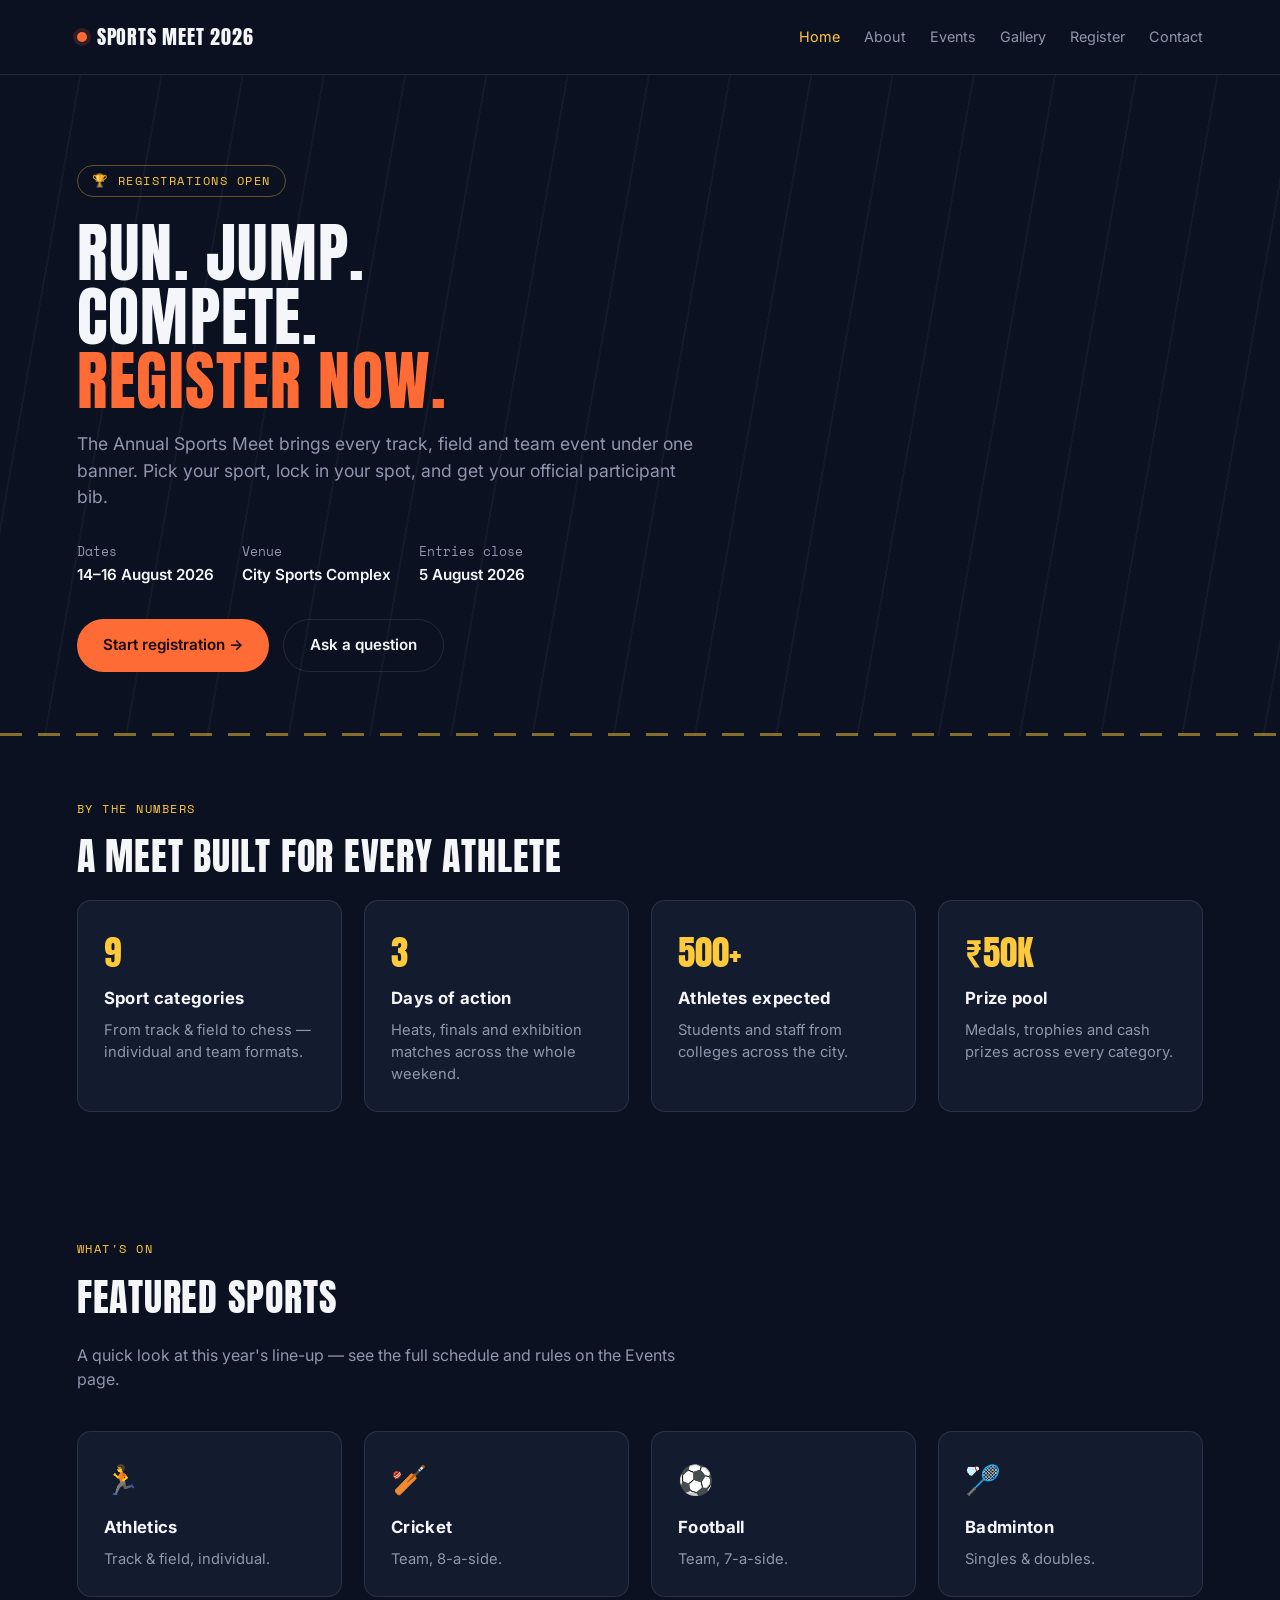
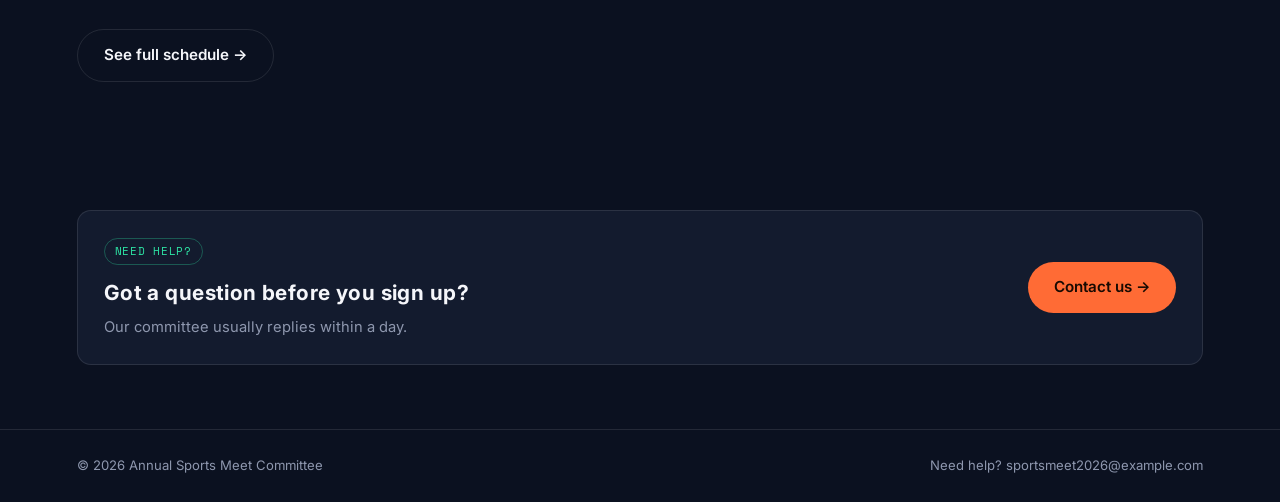
<file: index.html>
<!DOCTYPE html>
<html lang="en">
<head>
<meta charset="UTF-8">
<meta name="viewport" content="width=device-width, initial-scale=1.0">
<title>Annual Sports Meet 2026</title>
<link rel="preconnect" href="https://fonts.googleapis.com">
<link rel="preconnect" href="https://fonts.gstatic.com" crossorigin>
<link href="https://fonts.googleapis.com/css2?family=Anton&family=Space+Mono:wght@400;700&family=Inter:wght@400;500;600;700&display=swap" rel="stylesheet">
<link rel="stylesheet" href="css/style.css">
</head>
<body>

  <header class="topbar">
    <a href="index.html" class="brand"><span class="dot"></span> SPORTS MEET 2026</a>
    <nav>
      <a href="index.html" class="active">Home</a>
      <a href="about.html">About</a>
      <a href="events.html">Events</a>
      <a href="gallery.html">Gallery</a>
      <a href="register.html">Register</a>
      <a href="contact.php">Contact</a>
    </nav>
  </header>

  <main>
    <section class="page-hero">
      <span class="eyebrow">🏆 Registrations Open</span>
      <h1>Run. Jump.<br>Compete.<br><span>Register now.</span></h1>
      <p class="lede">The Annual Sports Meet brings every track, field and team event under one banner. Pick your sport, lock in your spot, and get your official participant bib.</p>
      <div class="hero-meta">
        <div>Dates<strong>14–16 August 2026</strong></div>
        <div>Venue<strong>City Sports Complex</strong></div>
        <div>Entries close<strong>5 August 2026</strong></div>
      </div>
      <div class="hero-actions">
        <a href="register.html" class="btn btn-primary">Start registration →</a>
        <a href="contact.php" class="btn btn-ghost">Ask a question</a>
      </div>
    </section>

    <section>
      <div class="section-tag">By the numbers</div>
      <h2 class="section-title">A meet built for every athlete</h2>
      <div class="card-grid grid-4">
        <div class="card">
          <div class="stat">9</div>
          <h3>Sport categories</h3>
          <p>From track &amp; field to chess — individual and team formats.</p>
        </div>
        <div class="card">
          <div class="stat">3</div>
          <h3>Days of action</h3>
          <p>Heats, finals and exhibition matches across the whole weekend.</p>
        </div>
        <div class="card">
          <div class="stat">500+</div>
          <h3>Athletes expected</h3>
          <p>Students and staff from colleges across the city.</p>
        </div>
        <div class="card">
          <div class="stat">₹50K</div>
          <h3>Prize pool</h3>
          <p>Medals, trophies and cash prizes across every category.</p>
        </div>
      </div>
    </section>

    <section>
      <div class="section-tag">What's on</div>
      <h2 class="section-title">Featured sports</h2>
      <p class="section-intro">A quick look at this year's line-up — see the full schedule and rules on the Events page.</p>
      <div class="card-grid grid-4">
        <div class="card"><div class="icon">🏃</div><h3>Athletics</h3><p>Track &amp; field, individual.</p></div>
        <div class="card"><div class="icon">🏏</div><h3>Cricket</h3><p>Team, 8-a-side.</p></div>
        <div class="card"><div class="icon">⚽</div><h3>Football</h3><p>Team, 7-a-side.</p></div>
        <div class="card"><div class="icon">🏸</div><h3>Badminton</h3><p>Singles &amp; doubles.</p></div>
      </div>
      <div class="hero-actions" style="margin-top:32px;">
        <a href="events.html" class="btn btn-ghost">See full schedule →</a>
      </div>
    </section>

    <section>
      <div class="card" style="display:flex; align-items:center; justify-content:space-between; gap:24px; flex-wrap:wrap;">
        <div>
          <div class="tag-pill">Need help?</div>
          <h3 style="font-size:1.3rem;">Got a question before you sign up?</h3>
          <p>Our committee usually replies within a day.</p>
        </div>
        <a href="contact.php" class="btn btn-primary">Contact us →</a>
      </div>
    </section>
  </main>

  <footer>
    <span>© 2026 Annual Sports Meet Committee</span>
    <span>Need help? sportsmeet2026@example.com</span>
  </footer>

</body>
</html>
</file>
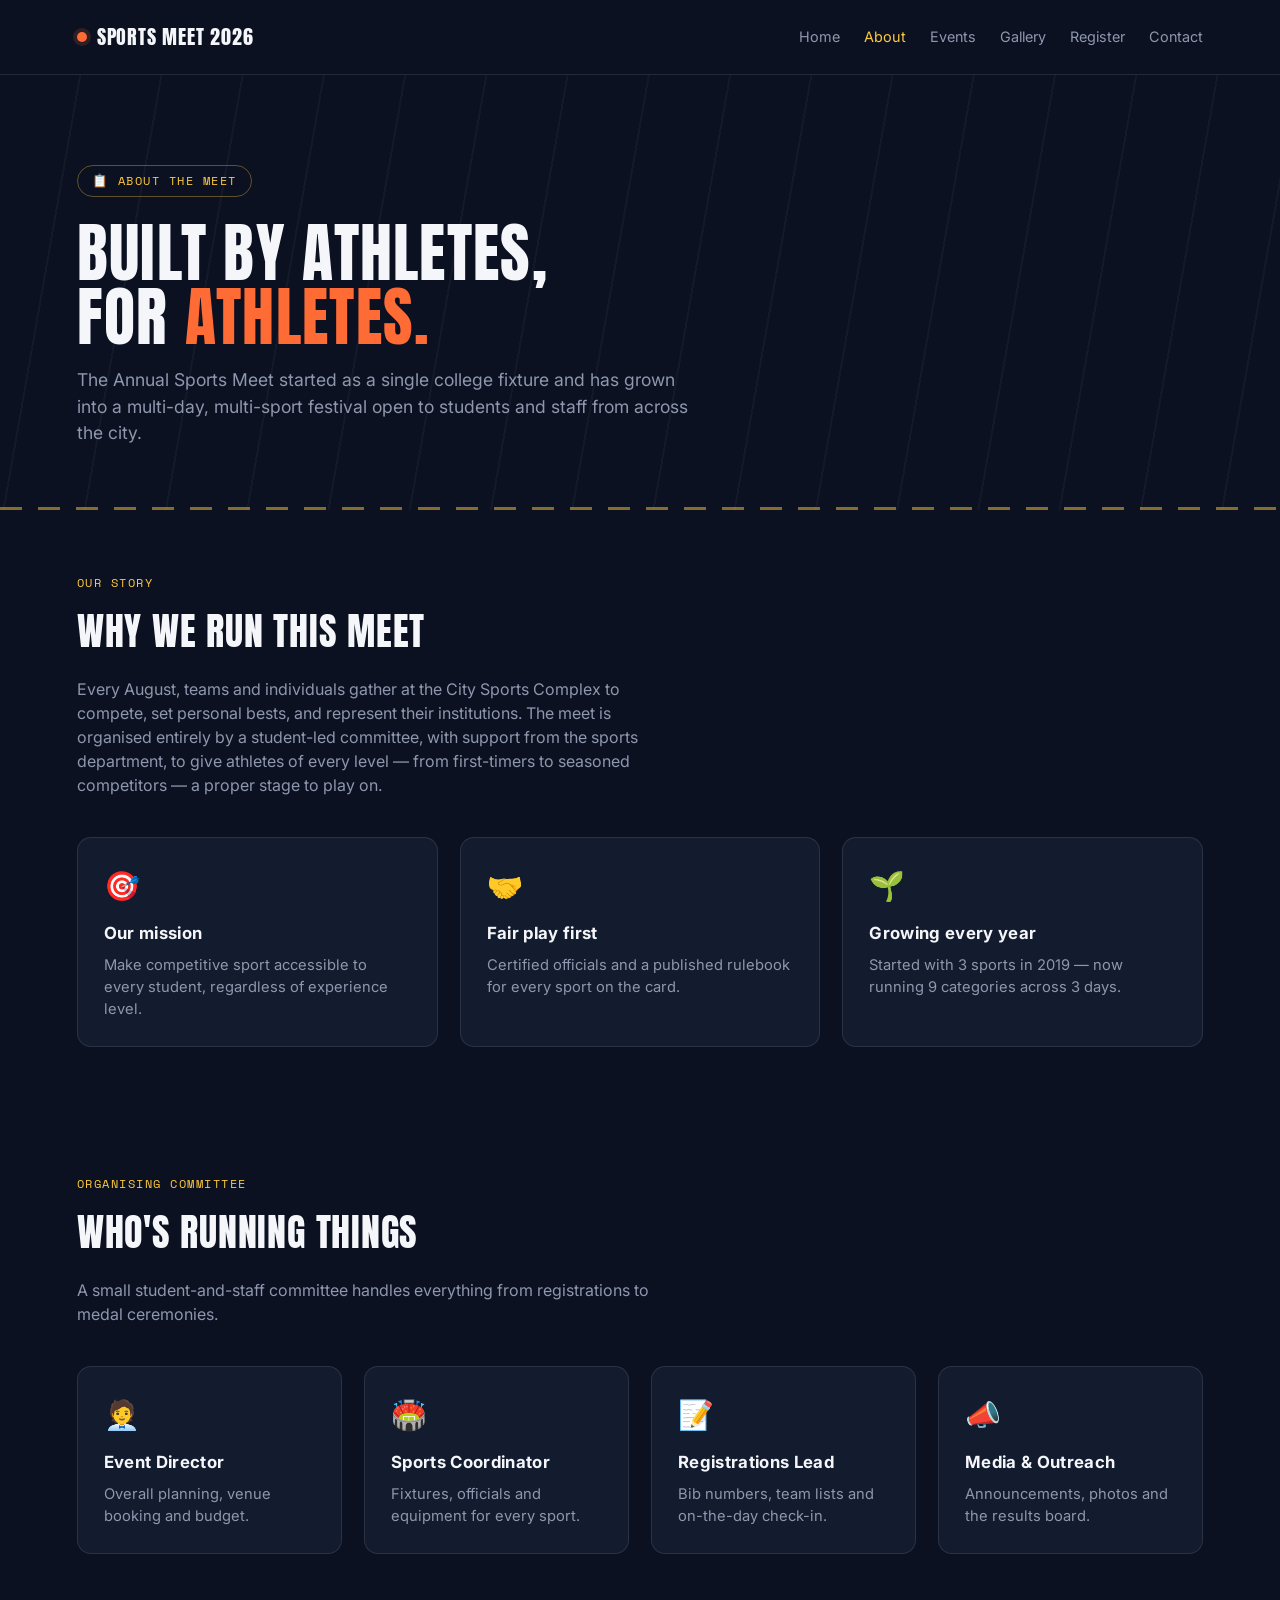
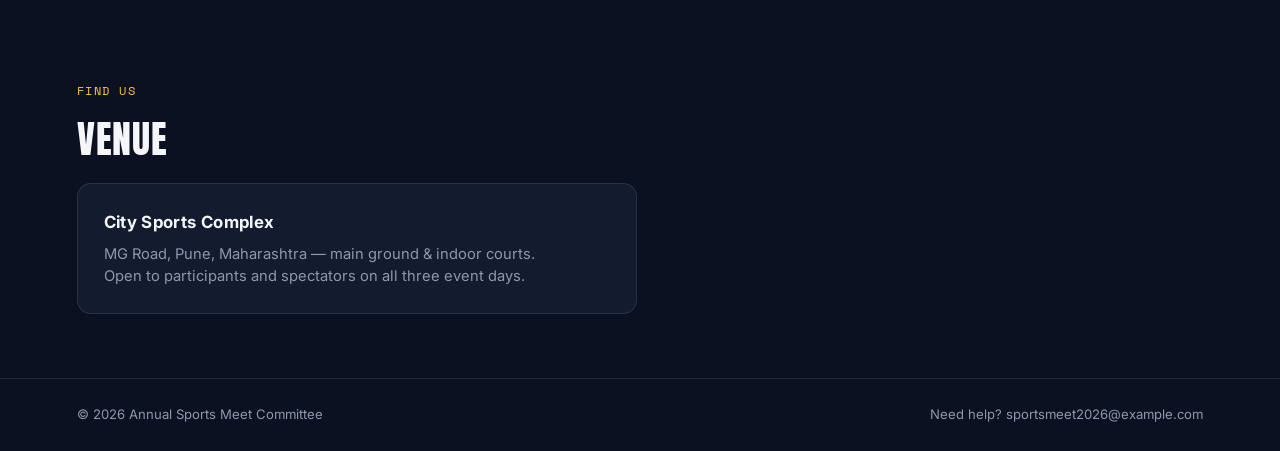
<file: about.html>
<!DOCTYPE html>
<html lang="en">
<head>
<meta charset="UTF-8">
<meta name="viewport" content="width=device-width, initial-scale=1.0">
<title>About — Annual Sports Meet 2026</title>
<link rel="preconnect" href="https://fonts.googleapis.com">
<link rel="preconnect" href="https://fonts.gstatic.com" crossorigin>
<link href="https://fonts.googleapis.com/css2?family=Anton&family=Space+Mono:wght@400;700&family=Inter:wght@400;500;600;700&display=swap" rel="stylesheet">
<link rel="stylesheet" href="css/style.css">
</head>
<body>

  <header class="topbar">
    <a href="index.html" class="brand"><span class="dot"></span> SPORTS MEET 2026</a>
    <nav>
      <a href="index.html">Home</a>
      <a href="about.html" class="active">About</a>
      <a href="events.html">Events</a>
      <a href="gallery.html">Gallery</a>
      <a href="register.html">Register</a>
      <a href="contact.php">Contact</a>
    </nav>
  </header>

  <main>
    <section class="page-hero">
      <span class="eyebrow">📋 About the meet</span>
      <h1>Built by athletes,<br>for <span>athletes.</span></h1>
      <p class="lede">The Annual Sports Meet started as a single college fixture and has grown into a multi-day, multi-sport festival open to students and staff from across the city.</p>
    </section>

    <section>
      <div class="section-tag">Our story</div>
      <h2 class="section-title">Why we run this meet</h2>
      <p class="section-intro">
        Every August, teams and individuals gather at the City Sports Complex to compete, set personal bests, and represent their institutions. The meet is organised entirely by a student-led committee, with support from the sports department, to give athletes of every level — from first-timers to seasoned competitors — a proper stage to play on.
      </p>
      <div class="card-grid grid-3">
        <div class="card">
          <div class="icon">🎯</div>
          <h3>Our mission</h3>
          <p>Make competitive sport accessible to every student, regardless of experience level.</p>
        </div>
        <div class="card">
          <div class="icon">🤝</div>
          <h3>Fair play first</h3>
          <p>Certified officials and a published rulebook for every sport on the card.</p>
        </div>
        <div class="card">
          <div class="icon">🌱</div>
          <h3>Growing every year</h3>
          <p>Started with 3 sports in 2019 — now running 9 categories across 3 days.</p>
        </div>
      </div>
    </section>

    <section>
      <div class="section-tag">Organising committee</div>
      <h2 class="section-title">Who's running things</h2>
      <p class="section-intro">A small student-and-staff committee handles everything from registrations to medal ceremonies.</p>
      <div class="card-grid grid-4">
        <div class="card">
          <div class="icon">🧑‍💼</div>
          <h3>Event Director</h3>
          <p>Overall planning, venue booking and budget.</p>
        </div>
        <div class="card">
          <div class="icon">🏟️</div>
          <h3>Sports Coordinator</h3>
          <p>Fixtures, officials and equipment for every sport.</p>
        </div>
        <div class="card">
          <div class="icon">📝</div>
          <h3>Registrations Lead</h3>
          <p>Bib numbers, team lists and on-the-day check-in.</p>
        </div>
        <div class="card">
          <div class="icon">📣</div>
          <h3>Media &amp; Outreach</h3>
          <p>Announcements, photos and the results board.</p>
        </div>
      </div>
    </section>

    <section>
      <div class="section-tag">Find us</div>
      <h2 class="section-title">Venue</h2>
      <div class="card" style="max-width:560px;">
        <h3>City Sports Complex</h3>
        <p>MG Road, Pune, Maharashtra — main ground &amp; indoor courts.<br>Open to participants and spectators on all three event days.</p>
      </div>
    </section>
  </main>

  <footer>
    <span>© 2026 Annual Sports Meet Committee</span>
    <span>Need help? sportsmeet2026@example.com</span>
  </footer>

</body>
</html>
</file>
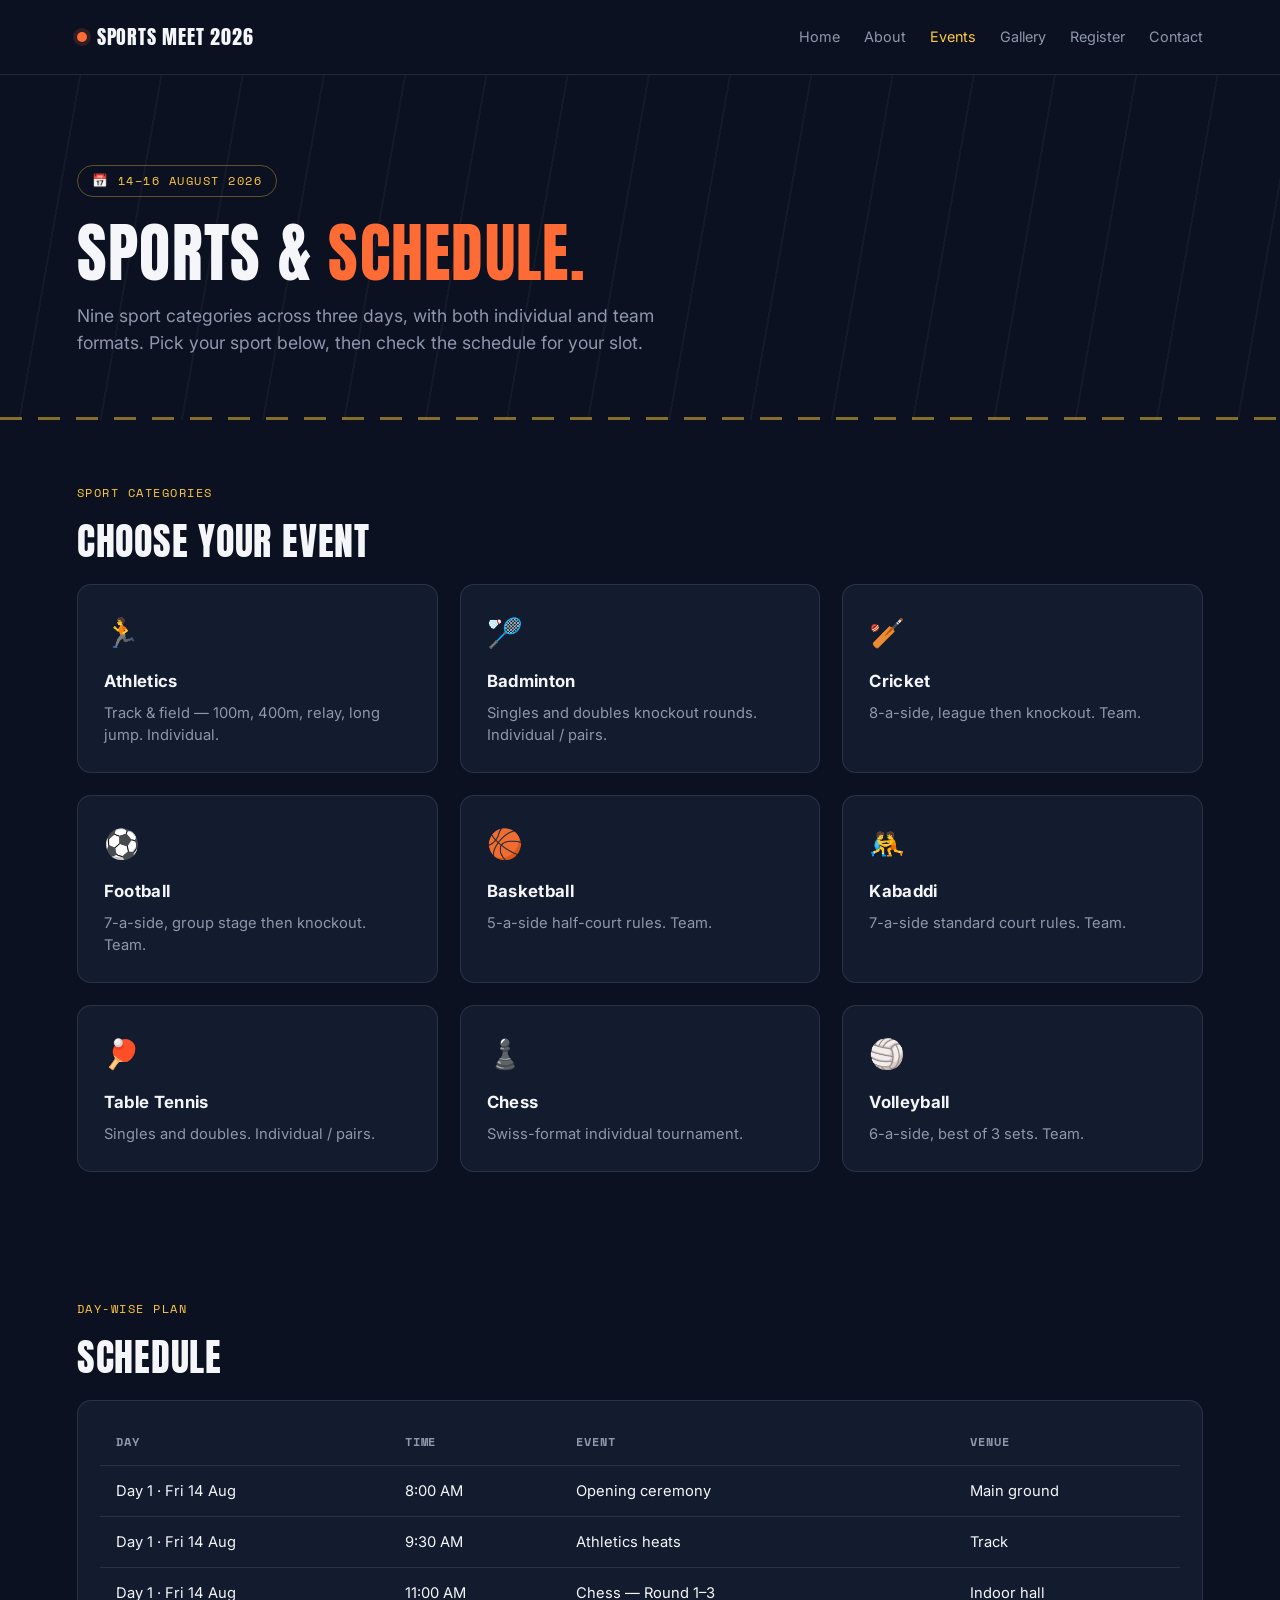
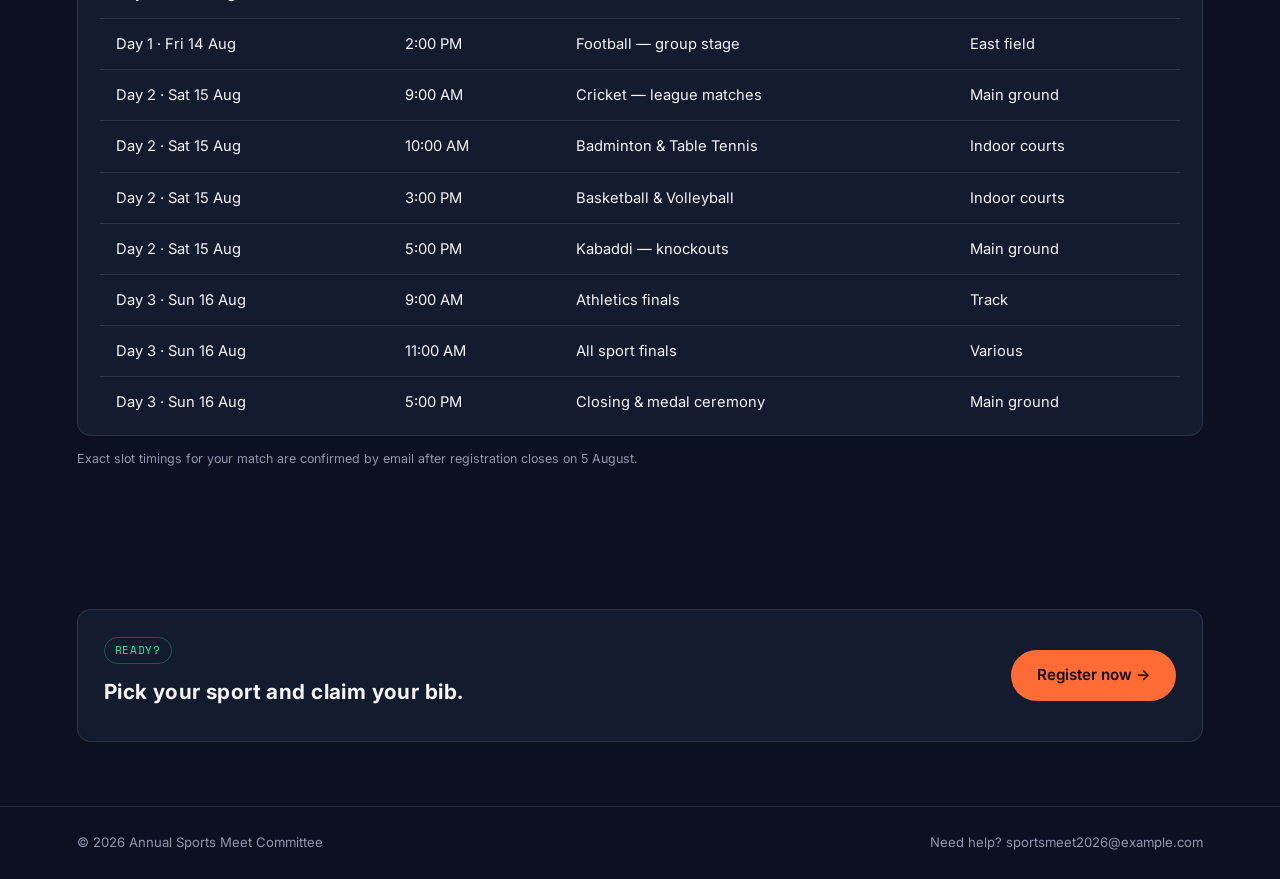
<file: events.html>
<!DOCTYPE html>
<html lang="en">
<head>
<meta charset="UTF-8">
<meta name="viewport" content="width=device-width, initial-scale=1.0">
<title>Events &amp; Schedule — Annual Sports Meet 2026</title>
<link rel="preconnect" href="https://fonts.googleapis.com">
<link rel="preconnect" href="https://fonts.gstatic.com" crossorigin>
<link href="https://fonts.googleapis.com/css2?family=Anton&family=Space+Mono:wght@400;700&family=Inter:wght@400;500;600;700&display=swap" rel="stylesheet">
<link rel="stylesheet" href="css/style.css">
</head>
<body>

  <header class="topbar">
    <a href="index.html" class="brand"><span class="dot"></span> SPORTS MEET 2026</a>
    <nav>
      <a href="index.html">Home</a>
      <a href="about.html">About</a>
      <a href="events.html" class="active">Events</a>
      <a href="gallery.html">Gallery</a>
      <a href="register.html">Register</a>
      <a href="contact.php">Contact</a>
    </nav>
  </header>

  <main>
    <section class="page-hero">
      <span class="eyebrow">📅 14–16 August 2026</span>
      <h1>Sports &amp; <span>schedule.</span></h1>
      <p class="lede">Nine sport categories across three days, with both individual and team formats. Pick your sport below, then check the schedule for your slot.</p>
    </section>

    <section>
      <div class="section-tag">Sport categories</div>
      <h2 class="section-title">Choose your event</h2>
      <div class="card-grid grid-3">
        <div class="card"><div class="icon">🏃</div><h3>Athletics</h3><p>Track &amp; field — 100m, 400m, relay, long jump. Individual.</p></div>
        <div class="card"><div class="icon">🏸</div><h3>Badminton</h3><p>Singles and doubles knockout rounds. Individual / pairs.</p></div>
        <div class="card"><div class="icon">🏏</div><h3>Cricket</h3><p>8-a-side, league then knockout. Team.</p></div>
        <div class="card"><div class="icon">⚽</div><h3>Football</h3><p>7-a-side, group stage then knockout. Team.</p></div>
        <div class="card"><div class="icon">🏀</div><h3>Basketball</h3><p>5-a-side half-court rules. Team.</p></div>
        <div class="card"><div class="icon">🤼</div><h3>Kabaddi</h3><p>7-a-side standard court rules. Team.</p></div>
        <div class="card"><div class="icon">🏓</div><h3>Table Tennis</h3><p>Singles and doubles. Individual / pairs.</p></div>
        <div class="card"><div class="icon">♟️</div><h3>Chess</h3><p>Swiss-format individual tournament.</p></div>
        <div class="card"><div class="icon">🏐</div><h3>Volleyball</h3><p>6-a-side, best of 3 sets. Team.</p></div>
      </div>
    </section>

    <section>
      <div class="section-tag">Day-wise plan</div>
      <h2 class="section-title">Schedule</h2>
      <div class="schedule-wrap">
        <table class="schedule-table">
          <tr><th>Day</th><th>Time</th><th>Event</th><th>Venue</th></tr>
          <tr><td>Day 1 · Fri 14 Aug</td><td>8:00 AM</td><td>Opening ceremony</td><td>Main ground</td></tr>
          <tr><td>Day 1 · Fri 14 Aug</td><td>9:30 AM</td><td>Athletics heats</td><td>Track</td></tr>
          <tr><td>Day 1 · Fri 14 Aug</td><td>11:00 AM</td><td>Chess — Round 1–3</td><td>Indoor hall</td></tr>
          <tr><td>Day 1 · Fri 14 Aug</td><td>2:00 PM</td><td>Football — group stage</td><td>East field</td></tr>
          <tr><td>Day 2 · Sat 15 Aug</td><td>9:00 AM</td><td>Cricket — league matches</td><td>Main ground</td></tr>
          <tr><td>Day 2 · Sat 15 Aug</td><td>10:00 AM</td><td>Badminton &amp; Table Tennis</td><td>Indoor courts</td></tr>
          <tr><td>Day 2 · Sat 15 Aug</td><td>3:00 PM</td><td>Basketball &amp; Volleyball</td><td>Indoor courts</td></tr>
          <tr><td>Day 2 · Sat 15 Aug</td><td>5:00 PM</td><td>Kabaddi — knockouts</td><td>Main ground</td></tr>
          <tr><td>Day 3 · Sun 16 Aug</td><td>9:00 AM</td><td>Athletics finals</td><td>Track</td></tr>
          <tr><td>Day 3 · Sun 16 Aug</td><td>11:00 AM</td><td>All sport finals</td><td>Various</td></tr>
          <tr><td>Day 3 · Sun 16 Aug</td><td>5:00 PM</td><td>Closing &amp; medal ceremony</td><td>Main ground</td></tr>
        </table>
      </div>
      <p class="hint" style="margin-top:14px;">Exact slot timings for your match are confirmed by email after registration closes on 5 August.</p>
    </section>

    <section>
      <div class="card" style="display:flex; align-items:center; justify-content:space-between; gap:24px; flex-wrap:wrap;">
        <div>
          <div class="tag-pill">Ready?</div>
          <h3 style="font-size:1.3rem;">Pick your sport and claim your bib.</h3>
        </div>
        <a href="register.html" class="btn btn-primary">Register now →</a>
      </div>
    </section>
  </main>

  <footer>
    <span>© 2026 Annual Sports Meet Committee</span>
    <span>Need help? sportsmeet2026@example.com</span>
  </footer>

</body>
</html>
</file>
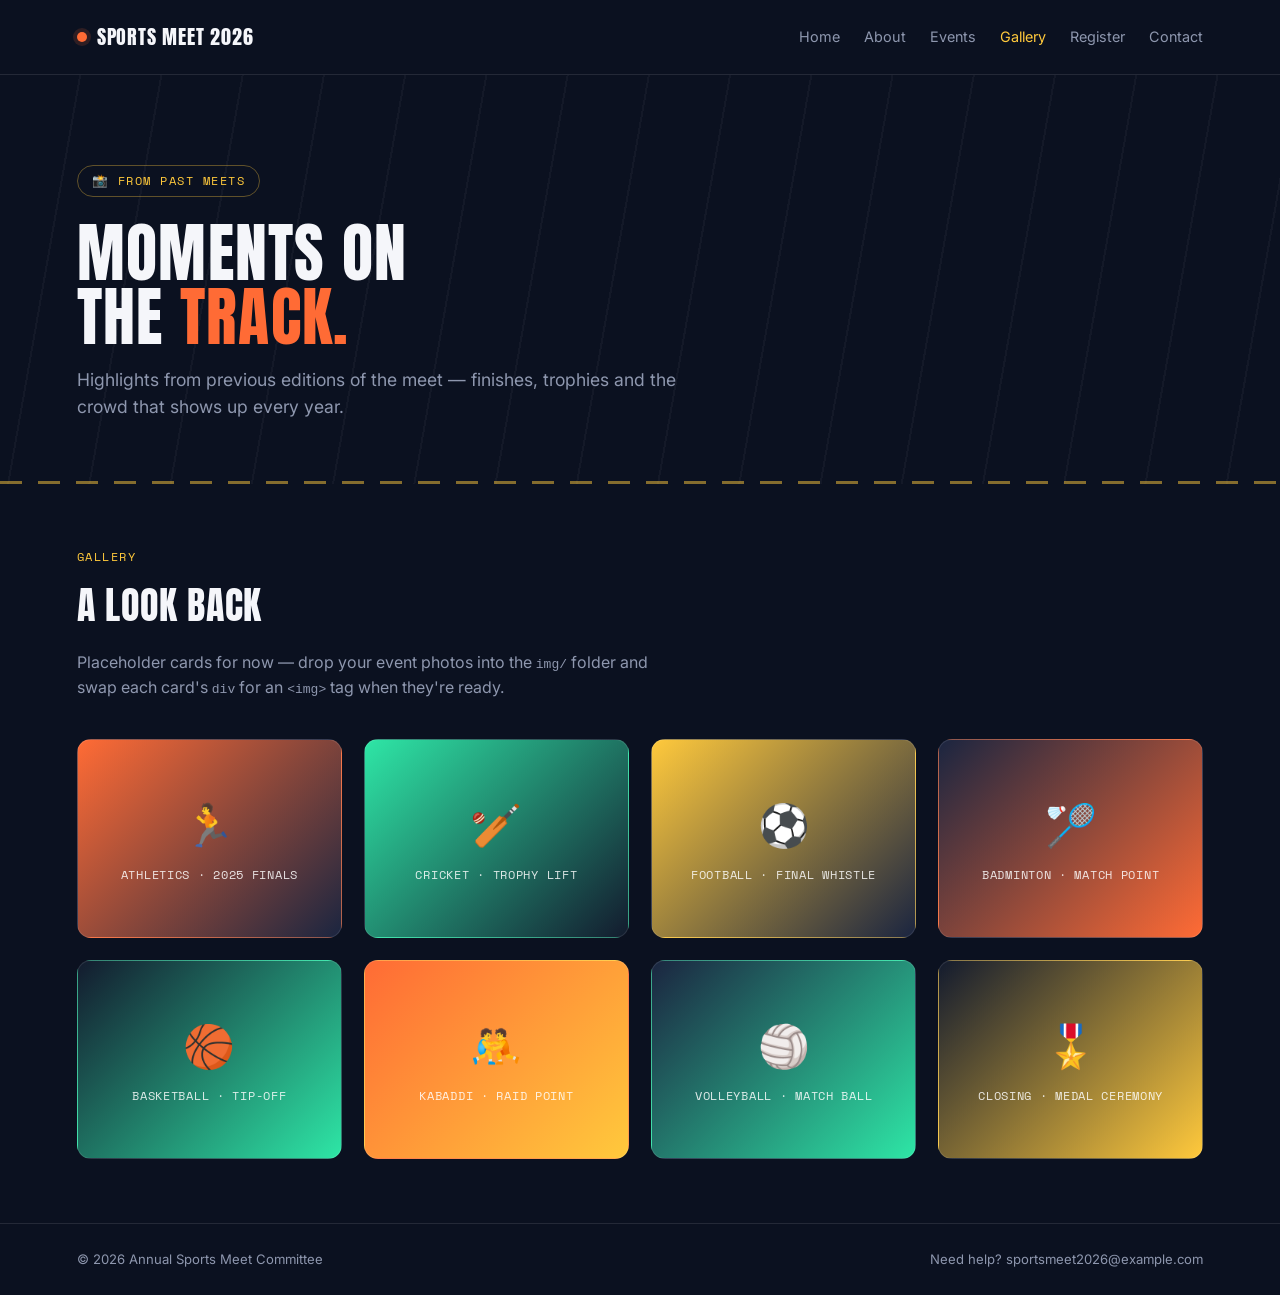
<file: gallery.html>
<!DOCTYPE html>
<html lang="en">
<head>
<meta charset="UTF-8">
<meta name="viewport" content="width=device-width, initial-scale=1.0">
<title>Gallery — Annual Sports Meet 2026</title>
<link rel="preconnect" href="https://fonts.googleapis.com">
<link rel="preconnect" href="https://fonts.gstatic.com" crossorigin>
<link href="https://fonts.googleapis.com/css2?family=Anton&family=Space+Mono:wght@400;700&family=Inter:wght@400;500;600;700&display=swap" rel="stylesheet">
<link rel="stylesheet" href="css/style.css">
</head>
<body>

  <header class="topbar">
    <a href="index.html" class="brand"><span class="dot"></span> SPORTS MEET 2026</a>
    <nav>
      <a href="index.html">Home</a>
      <a href="about.html">About</a>
      <a href="events.html">Events</a>
      <a href="gallery.html" class="active">Gallery</a>
      <a href="register.html">Register</a>
      <a href="contact.php">Contact</a>
    </nav>
  </header>

  <main>
    <section class="page-hero">
      <span class="eyebrow">📸 From past meets</span>
      <h1>Moments on<br>the <span>track.</span></h1>
      <p class="lede">Highlights from previous editions of the meet — finishes, trophies and the crowd that shows up every year.</p>
    </section>

    <section>
      <div class="section-tag">Gallery</div>
      <h2 class="section-title">A look back</h2>
      <p class="section-intro">Placeholder cards for now — drop your event photos into the <code>img/</code> folder and swap each card's <code>div</code> for an <code>&lt;img&gt;</code> tag when they're ready.</p>
      <div class="card-grid grid-4">
        <div class="gallery-card" style="background:linear-gradient(135deg,#FF6B35,#1B2540);">
          <div class="emoji">🏃</div>
          <div class="cap">Athletics · 2025 finals</div>
        </div>
        <div class="gallery-card" style="background:linear-gradient(135deg,#2EE6A6,#131B2E);">
          <div class="emoji">🏏</div>
          <div class="cap">Cricket · trophy lift</div>
        </div>
        <div class="gallery-card" style="background:linear-gradient(135deg,#FFC93C,#1B2540);">
          <div class="emoji">⚽</div>
          <div class="cap">Football · final whistle</div>
        </div>
        <div class="gallery-card" style="background:linear-gradient(135deg,#1B2540,#FF6B35);">
          <div class="emoji">🏸</div>
          <div class="cap">Badminton · match point</div>
        </div>
        <div class="gallery-card" style="background:linear-gradient(135deg,#131B2E,#2EE6A6);">
          <div class="emoji">🏀</div>
          <div class="cap">Basketball · tip-off</div>
        </div>
        <div class="gallery-card" style="background:linear-gradient(135deg,#FF6B35,#FFC93C);">
          <div class="emoji">🤼</div>
          <div class="cap">Kabaddi · raid point</div>
        </div>
        <div class="gallery-card" style="background:linear-gradient(135deg,#1B2540,#2EE6A6);">
          <div class="emoji">🏐</div>
          <div class="cap">Volleyball · match ball</div>
        </div>
        <div class="gallery-card" style="background:linear-gradient(135deg,#131B2E,#FFC93C);">
          <div class="emoji">🎖️</div>
          <div class="cap">Closing · medal ceremony</div>
        </div>
      </div>
    </section>
  </main>

  <footer>
    <span>© 2026 Annual Sports Meet Committee</span>
    <span>Need help? sportsmeet2026@example.com</span>
  </footer>

</body>
</html>
</file>
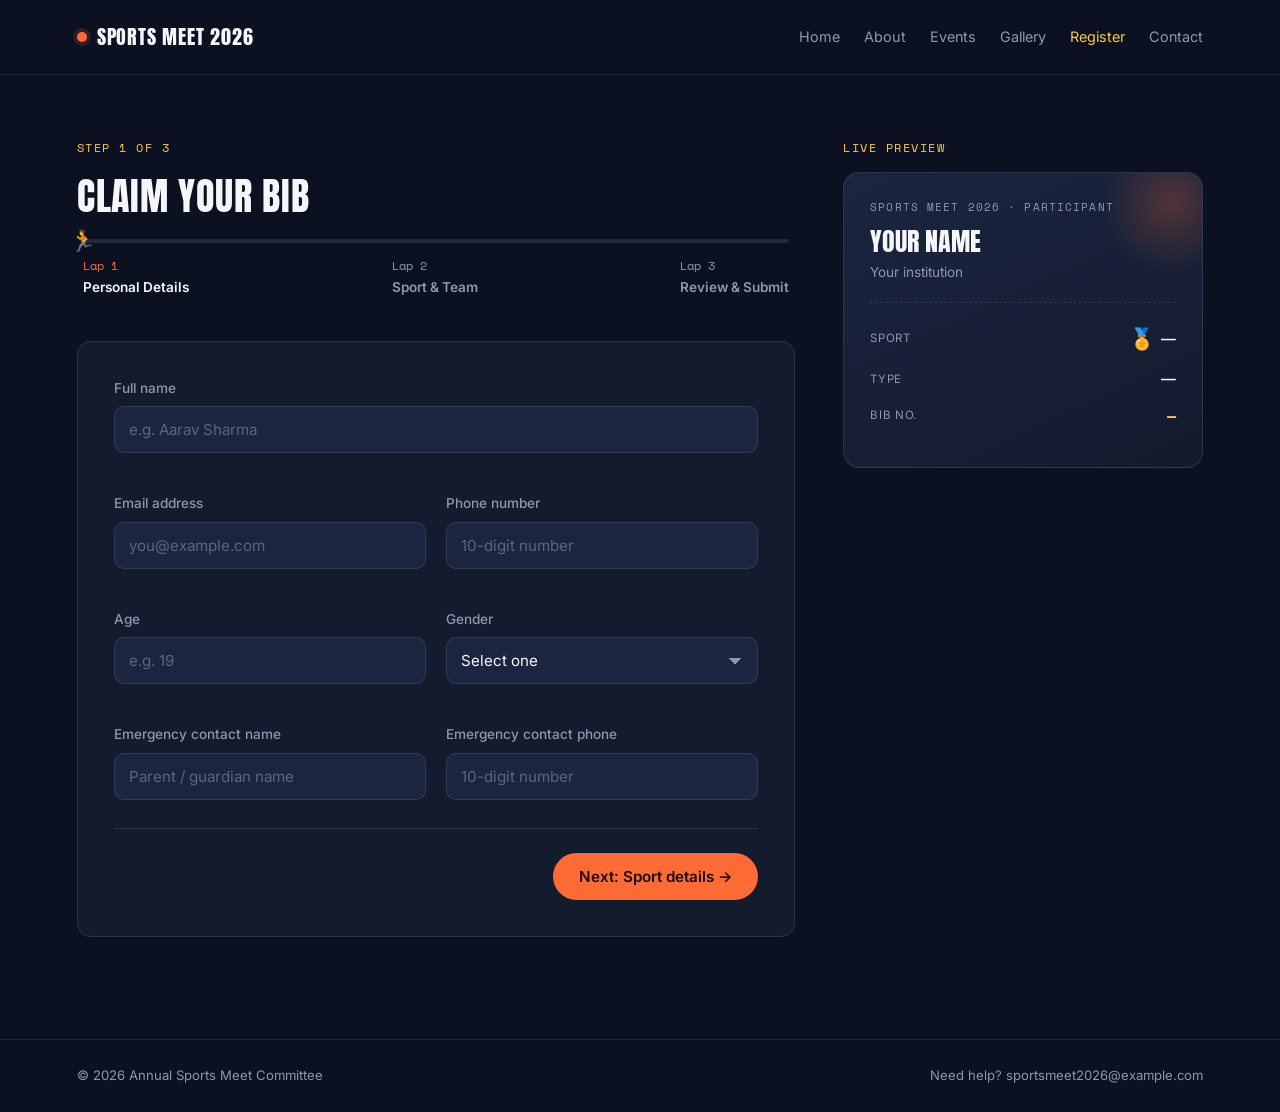
<file: register.html>
<!DOCTYPE html>
<html lang="en">
<head>
<meta charset="UTF-8">
<meta name="viewport" content="width=device-width, initial-scale=1.0">
<title>Register — Annual Sports Meet 2026</title>
<link rel="preconnect" href="https://fonts.googleapis.com">
<link rel="preconnect" href="https://fonts.gstatic.com" crossorigin>
<link href="https://fonts.googleapis.com/css2?family=Anton&family=Space+Mono:wght@400;700&family=Inter:wght@400;500;600;700&display=swap" rel="stylesheet">
<link rel="stylesheet" href="css/style.css">
<style>
  /* Page-specific styles for the multi-step registration flow */
  .register-layout{
    padding:5vw 6vw 8vw;
    display:grid;
    grid-template-columns:1fr 360px;
    gap:48px;
    align-items:start;
  }
  .track{position:relative; margin:0 0 44px; padding:0 6px;}
  .track-line{position:relative; height:4px; background:var(--line); border-radius:4px;}
  .track-fill{
    position:absolute; top:0; left:0; height:100%; width:0%;
    background:linear-gradient(90deg, var(--track-orange), var(--medal-gold));
    border-radius:4px; transition:width .4s ease;
  }
  .runner{
    position:absolute; top:50%; left:0%; transform:translate(-50%,-50%);
    font-size:1.3rem; transition:left .4s ease;
  }
  .checkpoints{display:flex; justify-content:space-between; margin-top:14px;}
  .checkpoint{font-family:var(--font-mono); font-size:0.72rem; color:var(--text-muted); max-width:33%; text-align:left;}
  .checkpoint b{display:block; font-family:var(--font-body); font-weight:600; font-size:0.85rem; color:var(--text-muted); margin-top:2px;}
  .checkpoint.active b{color:var(--text-light);}
  .checkpoint.active{color:var(--track-orange);}

  .step{display:none;}
  .step.active{display:block; animation:fadeIn .35s ease;}
  @keyframes fadeIn{from{opacity:0; transform:translateY(6px);} to{opacity:1; transform:translateY(0);}}

  .radio-row{display:flex; gap:14px;}
  .radio-pill{
    flex:1; border:1px solid var(--line); border-radius:10px; padding:13px 14px;
    display:flex; align-items:center; gap:10px; cursor:pointer; font-size:0.9rem; background:var(--bg-panel-2);
    transition:border-color .2s;
  }
  .radio-pill input{width:auto; padding:0;}
  .radio-pill.checked{border-color:var(--track-orange);}

  .review-list{display:grid; grid-template-columns:1fr 1fr; gap:14px 28px; margin-bottom:28px;}
  .review-item{border-bottom:1px dashed var(--line); padding-bottom:10px;}
  .review-item .k{font-size:0.75rem; text-transform:uppercase; letter-spacing:0.06em; color:var(--text-muted);}
  .review-item .v{font-weight:600; margin-top:3px;}
  .bib-banner{
    background:linear-gradient(120deg, rgba(255,107,53,0.16), rgba(255,201,60,0.10));
    border:1px solid rgba(255,201,60,0.3); border-radius:12px; padding:18px 20px;
    display:flex; align-items:center; justify-content:space-between; margin-bottom:28px;
  }
  .bib-banner .k{font-family:var(--font-mono); font-size:0.78rem; color:var(--medal-gold); text-transform:uppercase; letter-spacing:0.08em;}
  .bib-banner .v{font-family:var(--font-mono); font-size:1.5rem; font-weight:700;}

  .id-card-wrap{position:sticky; top:24px;}
  .id-card-wrap .section-tag{margin-bottom:14px;}
  .id-card{
    background:linear-gradient(155deg, var(--bg-panel-2), var(--bg-panel));
    border:1px solid var(--line); border-radius:16px; padding:26px;
    position:relative; overflow:hidden;
  }
  .id-card::before{
    content:""; position:absolute; top:-40px; right:-40px; width:140px; height:140px;
    background:radial-gradient(circle, rgba(255,107,53,0.25), transparent 70%);
  }
  .id-card .tag{font-family:var(--font-mono); font-size:0.7rem; letter-spacing:0.1em; color:var(--text-muted); text-transform:uppercase;}
  .id-card .name{font-family:var(--font-display); font-size:1.6rem; text-transform:uppercase; margin:6px 0 2px; min-height:1.2em; word-break:break-word;}
  .id-card .school{color:var(--text-muted); font-size:0.85rem; min-height:1.2em;}
  .id-card hr{border:none; border-top:1px dashed var(--line); margin:20px 0;}
  .id-card .row{display:flex; justify-content:space-between; align-items:center; margin-bottom:14px;}
  .id-card .row .k{font-size:0.72rem; color:var(--text-muted); text-transform:uppercase; letter-spacing:0.06em;}
  .id-card .row .v{font-weight:600; font-size:0.92rem; display:flex; align-items:center; gap:6px;}
  .id-card .bib{font-family:var(--font-mono); font-size:1.3rem; font-weight:700; color:var(--medal-gold); letter-spacing:0.02em;}
  .sport-icon{font-size:1.3rem;}

  @media (max-width:900px){
    .register-layout{grid-template-columns:1fr;}
    .id-card-wrap{position:static;}
    .review-list{grid-template-columns:1fr;}
  }
</style>
</head>
<body>

  <header class="topbar">
    <a href="index.html" class="brand"><span class="dot"></span> SPORTS MEET 2026</a>
    <nav>
      <a href="index.html">Home</a>
      <a href="about.html">About</a>
      <a href="events.html">Events</a>
      <a href="gallery.html">Gallery</a>
      <a href="register.html" class="active">Register</a>
      <a href="contact.php">Contact</a>
    </nav>
  </header>

  <main class="register-layout">
    <div>
      <div class="section-tag" id="stepTag">Step 1 of 3</div>
      <h2 class="section-title">Claim your bib</h2>

      <div class="track">
        <div class="track-line">
          <div class="track-fill" id="trackFill"></div>
          <div class="runner" id="runner">🏃</div>
        </div>
        <div class="checkpoints">
          <div class="checkpoint active" id="cp1">Lap 1<b>Personal Details</b></div>
          <div class="checkpoint" id="cp2">Lap 2<b>Sport &amp; Team</b></div>
          <div class="checkpoint" id="cp3">Lap 3<b>Review &amp; Submit</b></div>
        </div>
      </div>

      <form id="regForm" class="panel" action="register.php" method="POST" novalidate>

        <!-- STEP 1 -->
        <div class="step active" data-step="1">
          <div class="field-grid">
            <div class="field full">
              <label for="fullName">Full name</label>
              <input id="fullName" name="fullName" type="text" placeholder="e.g. Aarav Sharma" required>
            </div>
            <div class="field">
              <label for="email">Email address</label>
              <input id="email" name="email" type="email" placeholder="you@example.com" required>
            </div>
            <div class="field">
              <label for="phone">Phone number</label>
              <input id="phone" name="phone" type="tel" pattern="[0-9]{10}" placeholder="10-digit number" required>
            </div>
            <div class="field">
              <label for="age">Age</label>
              <input id="age" name="age" type="number" min="5" max="100" placeholder="e.g. 19" required>
            </div>
            <div class="field">
              <label for="gender">Gender</label>
              <select id="gender" name="gender" required>
                <option value="" disabled selected>Select one</option>
                <option>Male</option>
                <option>Female</option>
                <option>Other</option>
              </select>
            </div>
            <div class="field">
              <label for="ecName">Emergency contact name</label>
              <input id="ecName" name="ecName" type="text" placeholder="Parent / guardian name" required>
            </div>
            <div class="field">
              <label for="ecPhone">Emergency contact phone</label>
              <input id="ecPhone" name="ecPhone" type="tel" pattern="[0-9]{10}" placeholder="10-digit number" required>
            </div>
          </div>
          <div class="form-nav">
            <span></span>
            <button type="button" class="btn btn-primary" data-action="next">Next: Sport details →</button>
          </div>
        </div>

        <!-- STEP 2 -->
        <div class="step" data-step="2">
          <div class="field-grid">
            <div class="field full">
              <label for="institution">College / school / institution</label>
              <input id="institution" name="institution" type="text" placeholder="e.g. Pimpri Chinchwad College" required>
            </div>
            <div class="field">
              <label for="sport">Sport category</label>
              <select id="sport" name="sport" required>
                <option value="" disabled selected>Select a sport</option>
                <option value="🏃 Athletics">Athletics (Track &amp; Field)</option>
                <option value="🏸 Badminton">Badminton</option>
                <option value="🏏 Cricket">Cricket</option>
                <option value="⚽ Football">Football</option>
                <option value="🏀 Basketball">Basketball</option>
                <option value="🤼 Kabaddi">Kabaddi</option>
                <option value="🏓 Table Tennis">Table Tennis</option>
                <option value="♟️ Chess">Chess</option>
                <option value="🏐 Volleyball">Volleyball</option>
              </select>
            </div>
            <div class="field">
              <label for="tshirt">T-shirt size</label>
              <select id="tshirt" name="tshirt" required>
                <option value="" disabled selected>Select size</option>
                <option>S</option><option>M</option><option>L</option><option>XL</option><option>XXL</option>
              </select>
            </div>
            <div class="field full">
              <label>Participation type</label>
              <div class="radio-row">
                <label class="radio-pill" id="pillIndividual">
                  <input type="radio" name="participation" value="Individual" required> Individual
                </label>
                <label class="radio-pill" id="pillTeam">
                  <input type="radio" name="participation" value="Team"> Team
                </label>
              </div>
            </div>
            <div class="field full" id="teamNameField" style="display:none;">
              <label for="teamName">Team name</label>
              <input id="teamName" name="teamName" type="text" placeholder="e.g. Thunder Strikers">
            </div>
          </div>
          <div class="form-nav">
            <button type="button" class="btn btn-ghost" data-action="back">← Back</button>
            <button type="button" class="btn btn-primary" data-action="next">Next: Review →</button>
          </div>
        </div>

        <!-- STEP 3 -->
        <div class="step" data-step="3">
          <div class="bib-banner">
            <div>
              <div class="k">Your participant bib number</div>
              <div class="v" id="bibDisplay">—</div>
            </div>
            <span class="sport-icon">🎟️</span>
          </div>
          <div class="review-list" id="reviewList"></div>
          <div class="hint">Check your details carefully. You'll receive this bib number and a confirmation pass on the next page.</div>
          <div class="form-nav">
            <button type="button" class="btn btn-ghost" data-action="back">← Back</button>
            <button type="submit" class="btn btn-primary">Confirm &amp; register 🏁</button>
          </div>
        </div>

        <input type="hidden" id="bibNumber" name="bibNumber">
      </form>
    </div>

    <aside class="id-card-wrap">
      <div class="section-tag">Live preview</div>
      <div class="id-card">
        <div class="tag">Sports Meet 2026 · Participant</div>
        <div class="name" id="pvName">Your Name</div>
        <div class="school" id="pvInstitution">Your institution</div>
        <hr>
        <div class="row">
          <span class="k">Sport</span>
          <span class="v"><span class="sport-icon" id="pvIcon">🏅</span> <span id="pvSport">—</span></span>
        </div>
        <div class="row">
          <span class="k">Type</span>
          <span class="v" id="pvType">—</span>
        </div>
        <div class="row">
          <span class="k">Bib no.</span>
          <span class="v bib" id="pvBib">—</span>
        </div>
      </div>
    </aside>
  </main>

  <footer>
    <span>© 2026 Annual Sports Meet Committee</span>
    <span>Need help? sportsmeet2026@example.com</span>
  </footer>

<script>
  const steps = Array.from(document.querySelectorAll('.step'));
  const checkpoints = [document.getElementById('cp1'), document.getElementById('cp2'), document.getElementById('cp3')];
  const trackFill = document.getElementById('trackFill');
  const runner = document.getElementById('runner');
  const stepTag = document.getElementById('stepTag');
  let currentStep = 1;
  const totalSteps = steps.length;

  function goToStep(n){
    steps.forEach(s => s.classList.toggle('active', Number(s.dataset.step) === n));
    checkpoints.forEach((cp, i) => cp.classList.toggle('active', i === n - 1));
    const pct = ((n - 1) / (totalSteps - 1)) * 100;
    trackFill.style.width = pct + '%';
    runner.style.left = pct + '%';
    stepTag.textContent = 'Step ' + n + ' of ' + totalSteps;
    currentStep = n;
    if (n === totalSteps) buildReview();
  }

  function validateStep(n){
    const stepEl = document.querySelector('.step[data-step="' + n + '"]');
    const inputs = stepEl.querySelectorAll('input, select');
    for (const el of inputs){
      if (el.type === 'radio'){
        const group = stepEl.querySelectorAll('input[name="' + el.name + '"]');
        const checked = Array.from(group).some(r => r.checked);
        if (el.required && !checked){ alert('Please choose a participation type.'); return false; }
        continue;
      }
      if (!el.checkValidity()){
        el.reportValidity();
        return false;
      }
    }
    const participation = document.querySelector('input[name="participation"]:checked');
    if (n === 2 && participation && participation.value === 'Team'){
      const teamName = document.getElementById('teamName');
      if (!teamName.value.trim()){
        teamName.focus();
        alert('Please enter your team name.');
        return false;
      }
    }
    return true;
  }

  document.querySelectorAll('[data-action="next"]').forEach(btn => {
    btn.addEventListener('click', () => {
      if (!validateStep(currentStep)) return;
      goToStep(Math.min(currentStep + 1, totalSteps));
    });
  });
  document.querySelectorAll('[data-action="back"]').forEach(btn => {
    btn.addEventListener('click', () => goToStep(Math.max(currentStep - 1, 1)));
  });

  const pillIndividual = document.getElementById('pillIndividual');
  const pillTeam = document.getElementById('pillTeam');
  const teamNameField = document.getElementById('teamNameField');
  [pillIndividual, pillTeam].forEach(pill => {
    pill.addEventListener('click', () => {
      pillIndividual.classList.toggle('checked', pill === pillIndividual);
      pillTeam.classList.toggle('checked', pill === pillTeam);
      teamNameField.style.display = pill === pillTeam ? 'block' : 'none';
      updatePreview();
    });
  });

  const pvName = document.getElementById('pvName');
  const pvInstitution = document.getElementById('pvInstitution');
  const pvIcon = document.getElementById('pvIcon');
  const pvSport = document.getElementById('pvSport');
  const pvType = document.getElementById('pvType');
  const pvBib = document.getElementById('pvBib');

  function updatePreview(){
    const name = document.getElementById('fullName').value.trim();
    const institution = document.getElementById('institution').value.trim();
    const sportVal = document.getElementById('sport').value;
    const participation = document.querySelector('input[name="participation"]:checked');

    pvName.textContent = name || 'Your Name';
    pvInstitution.textContent = institution || 'Your institution';
    if (sportVal){
      const [icon, ...rest] = sportVal.split(' ');
      pvIcon.textContent = icon;
      pvSport.textContent = rest.join(' ');
    } else {
      pvIcon.textContent = '🏅';
      pvSport.textContent = '—';
    }
    pvType.textContent = participation ? participation.value : '—';
    pvBib.textContent = document.getElementById('bibNumber').value || '—';
  }

  ['fullName','institution'].forEach(id => {
    document.getElementById(id).addEventListener('input', updatePreview);
  });
  document.getElementById('sport').addEventListener('change', updatePreview);

  function generateBib(){
    const existing = document.getElementById('bibNumber').value;
    if (existing) return existing;
    const num = Math.floor(1000 + Math.random() * 8999);
    const bib = 'SM26-' + num;
    document.getElementById('bibNumber').value = bib;
    return bib;
  }

  function buildReview(){
    const bib = generateBib();
    document.getElementById('bibDisplay').textContent = bib;
    updatePreview();

    const data = {
      'Full name': document.getElementById('fullName').value,
      'Email': document.getElementById('email').value,
      'Phone': document.getElementById('phone').value,
      'Age': document.getElementById('age').value,
      'Gender': document.getElementById('gender').value,
      'Institution': document.getElementById('institution').value,
      'Sport': document.getElementById('sport').value.replace(/^\S+\s/, ''),
      'Participation': (document.querySelector('input[name="participation"]:checked') || {}).value || '',
      'T-shirt size': document.getElementById('tshirt').value
    };
    const teamName = document.getElementById('teamName').value;
    if (data['Participation'] === 'Team' && teamName) data['Team name'] = teamName;

    const list = document.getElementById('reviewList');
    list.innerHTML = '';
    Object.entries(data).forEach(([k, v]) => {
      if (!v) return;
      const item = document.createElement('div');
      item.className = 'review-item';
      item.innerHTML = '<div class="k">' + k + '</div><div class="v">' + v + '</div>';
      list.appendChild(item);
    });
  }

  document.getElementById('regForm').addEventListener('submit', function(e){
    if (!validateStep(currentStep)){
      e.preventDefault();
      return;
    }
    generateBib();
  });

  goToStep(1);
</script>
</body>
</html>
</file>
<file: css/style.css>
/* =========================================================
   Annual Sports Meet 2026 — shared site stylesheet
   Used by: index.html, about.html, events.html, gallery.html,
            register.html, contact.php
   ========================================================= */

:root{
  --bg-night:#0B1120;
  --bg-panel:#131B2E;
  --bg-panel-2:#1B2540;
  --track-orange:#FF6B35;
  --medal-gold:#FFC93C;
  --finish-green:#2EE6A6;
  --text-light:#F5F6FA;
  --text-muted:#8E97AE;
  --line:rgba(255,255,255,0.10);
  --danger:#FF5C72;
  --radius:14px;
  --font-display:'Anton', sans-serif;
  --font-body:'Inter', sans-serif;
  --font-mono:'Space Mono', monospace;
}

*{box-sizing:border-box;}
html,body{margin:0;padding:0;}
body{
  background:var(--bg-night);
  color:var(--text-light);
  font-family:var(--font-body);
  line-height:1.5;
  -webkit-font-smoothing:antialiased;
  min-height:100vh;
  display:flex;
  flex-direction:column;
}
img,svg{display:block;max-width:100%;}
a{color:inherit;}
h1,h2,h3{font-family:var(--font-display); font-weight:400; letter-spacing:0.02em; margin:0;}
::selection{background:var(--track-orange); color:#0B1120;}
:focus-visible{outline:2px solid var(--medal-gold); outline-offset:3px; border-radius:4px;}

/* ---------- Top bar / nav ---------- */
.topbar{
  display:flex; align-items:center; justify-content:space-between;
  padding:22px 6vw;
  border-bottom:1px solid var(--line);
  flex-wrap:wrap;
  gap:14px;
}
.brand{display:flex; align-items:center; gap:10px; font-family:var(--font-display); font-size:1.25rem; letter-spacing:0.04em; text-decoration:none;}
.brand .dot{width:10px; height:10px; border-radius:50%; background:var(--track-orange); box-shadow:0 0 0 4px rgba(255,107,53,0.15);}
.topbar nav{display:flex; flex-wrap:wrap; gap:0;}
.topbar nav a{
  text-decoration:none; color:var(--text-muted); font-size:0.9rem; margin-left:24px; transition:color .2s;
  white-space:nowrap;
}
.topbar nav a:hover{color:var(--text-light);}
.topbar nav a.active{color:var(--medal-gold);}

main{flex:1;}

/* ---------- Buttons ---------- */
.btn{
  display:inline-flex; align-items:center; gap:10px;
  font-family:var(--font-body); font-weight:600; font-size:0.95rem;
  padding:14px 26px; border-radius:999px; border:none; cursor:pointer;
  transition:transform .15s ease, box-shadow .15s ease;
  text-decoration:none;
}
.btn:active{transform:translateY(1px);}
.btn-primary{background:var(--track-orange); color:#180A02;}
.btn-primary:hover{box-shadow:0 8px 22px rgba(255,107,53,0.35); transform:translateY(-1px);}
.btn-ghost{background:transparent; color:var(--text-light); border:1px solid var(--line);}
.btn-ghost:hover{border-color:var(--text-muted);}

/* ---------- Generic section / hero scaffolding ---------- */
.page-hero{
  position:relative;
  padding:7vw 6vw 5vw;
  overflow:hidden;
  background:
    repeating-linear-gradient(100deg,
      transparent 0, transparent 78px,
      rgba(255,255,255,0.035) 78px, rgba(255,255,255,0.035) 80px);
}
.page-hero::after{
  content:"";
  position:absolute; left:0; right:0; bottom:0; height:3px;
  background:repeating-linear-gradient(90deg, var(--medal-gold) 0 22px, transparent 22px 38px);
  opacity:0.5;
}
.eyebrow{
  display:inline-flex; align-items:center; gap:8px;
  font-family:var(--font-mono); font-size:0.78rem; letter-spacing:0.12em; text-transform:uppercase;
  color:var(--medal-gold); border:1px solid rgba(255,201,60,0.35); border-radius:999px;
  padding:6px 14px; margin-bottom:24px;
}
.page-hero h1{
  font-size:clamp(2.2rem, 5.5vw, 4rem);
  line-height:1;
  text-transform:uppercase;
  max-width:18ch;
}
.page-hero h1 span{color:var(--track-orange);}
.page-hero p.lede{
  color:var(--text-muted); font-size:clamp(1rem,1.5vw,1.1rem);
  max-width:56ch; margin:18px 0 0;
}
.hero-meta{display:flex; flex-wrap:wrap; gap:28px; margin:32px 0 0;}
.hero-meta div{font-family:var(--font-mono); font-size:0.82rem; color:var(--text-muted);}
.hero-meta strong{display:block; font-family:var(--font-body); font-weight:600; color:var(--text-light); font-size:0.95rem; margin-top:2px;}
.hero-actions{display:flex; gap:14px; flex-wrap:wrap; margin-top:32px;}

section{padding:5vw 6vw;}
.section-tag{
  font-family:var(--font-mono); font-size:0.78rem; letter-spacing:0.12em; text-transform:uppercase;
  color:var(--medal-gold); margin-bottom:10px;
}
.section-title{font-size:clamp(1.7rem,3vw,2.4rem); text-transform:uppercase; margin-bottom:14px;}
.section-intro{color:var(--text-muted); max-width:60ch; margin-bottom:40px;}

/* ---------- Card grid (highlights / sports / committee / gallery) ---------- */
.card-grid{display:grid; gap:22px;}
.grid-3{grid-template-columns:repeat(3,1fr);}
.grid-4{grid-template-columns:repeat(4,1fr);}

.card{
  background:var(--bg-panel); border:1px solid var(--line); border-radius:var(--radius);
  padding:26px; position:relative; overflow:hidden;
}
.card .icon{font-size:1.8rem; margin-bottom:14px;}
.card h3{font-family:var(--font-body); font-weight:700; font-size:1.05rem; margin-bottom:8px; text-transform:none;}
.card p{color:var(--text-muted); font-size:0.92rem; margin:0;}
.card .stat{font-family:var(--font-display); font-size:2.2rem; color:var(--medal-gold); margin-bottom:6px;}

.tag-pill{
  display:inline-block; font-family:var(--font-mono); font-size:0.7rem; letter-spacing:0.06em; text-transform:uppercase;
  color:var(--finish-green); border:1px solid rgba(46,230,166,0.3); border-radius:999px; padding:4px 10px; margin-bottom:12px;
}

/* ---------- Schedule table ---------- */
.schedule-table{width:100%; border-collapse:collapse; margin-top:10px; font-size:0.92rem;}
.schedule-table th, .schedule-table td{
  text-align:left; padding:14px 16px; border-bottom:1px solid var(--line);
}
.schedule-table th{
  font-family:var(--font-mono); font-size:0.74rem; letter-spacing:0.08em; text-transform:uppercase;
  color:var(--text-muted);
}
.schedule-table tr:last-child td{border-bottom:none;}
.schedule-wrap{overflow-x:auto; background:var(--bg-panel); border:1px solid var(--line); border-radius:var(--radius); padding:8px 22px;}

/* ---------- Gallery ---------- */
.gallery-card{
  aspect-ratio:4/3; border-radius:var(--radius); border:1px solid var(--line);
  display:flex; flex-direction:column; align-items:center; justify-content:center; text-align:center;
  gap:10px; padding:20px; position:relative; overflow:hidden;
}
.gallery-card .emoji{font-size:2.6rem;}
.gallery-card .cap{font-family:var(--font-mono); font-size:0.74rem; color:rgba(255,255,255,0.85); text-transform:uppercase; letter-spacing:0.06em;}
.gallery-card::before{content:""; position:absolute; inset:0; opacity:.85;}
.gallery-card > *{position:relative; z-index:1;}

/* ---------- Forms (registration + contact) ---------- */
form.panel{background:var(--bg-panel); border:1px solid var(--line); border-radius:var(--radius); padding:36px;}
.field-grid{display:grid; grid-template-columns:1fr 1fr; gap:20px;}
.field{margin-bottom:20px;}
.field.full{grid-column:1/-1;}
label{display:block; font-size:0.85rem; color:var(--text-muted); margin-bottom:8px; font-weight:500;}
input, select, textarea{
  width:100%; background:var(--bg-panel-2); border:1px solid var(--line); color:var(--text-light);
  padding:13px 14px; border-radius:10px; font-family:var(--font-body); font-size:0.95rem;
}
textarea{resize:vertical; min-height:130px;}
input::placeholder, textarea::placeholder{color:#5C657F;}
input:focus, select:focus, textarea:focus{border-color:var(--track-orange);}
select{appearance:none; background-image:linear-gradient(45deg, transparent 50%, var(--text-muted) 50%), linear-gradient(135deg, var(--text-muted) 50%, transparent 50%); background-position:calc(100% - 22px) center, calc(100% - 16px) center; background-size:6px 6px,6px 6px; background-repeat:no-repeat;}
.hint{font-size:0.78rem; color:var(--text-muted); margin-top:6px;}
.form-nav{display:flex; justify-content:space-between; margin-top:8px; padding-top:24px; border-top:1px solid var(--line);}

/* alert banners (used by contact.php) */
.alert{border-radius:12px; padding:18px 20px; margin-bottom:28px; font-size:0.92rem;}
.alert-success{background:rgba(46,230,166,0.12); border:1px solid rgba(46,230,166,0.35); color:var(--finish-green);}
.alert-error{background:rgba(255,92,114,0.12); border:1px solid rgba(255,92,114,0.35); color:var(--danger);}

/* ---------- Footer ---------- */
footer{padding:26px 6vw; border-top:1px solid var(--line); color:var(--text-muted); font-size:0.82rem; display:flex; justify-content:space-between; flex-wrap:wrap; gap:10px;}

@media (max-width:900px){
  .grid-3{grid-template-columns:1fr 1fr;}
  .grid-4{grid-template-columns:1fr 1fr;}
  .field-grid{grid-template-columns:1fr;}
}
@media (max-width:640px){
  .grid-3, .grid-4{grid-template-columns:1fr;}
  .topbar nav a{margin-left:16px;}
}
@media (prefers-reduced-motion:reduce){
  *{animation:none !important; transition:none !important;}
}
</file>
